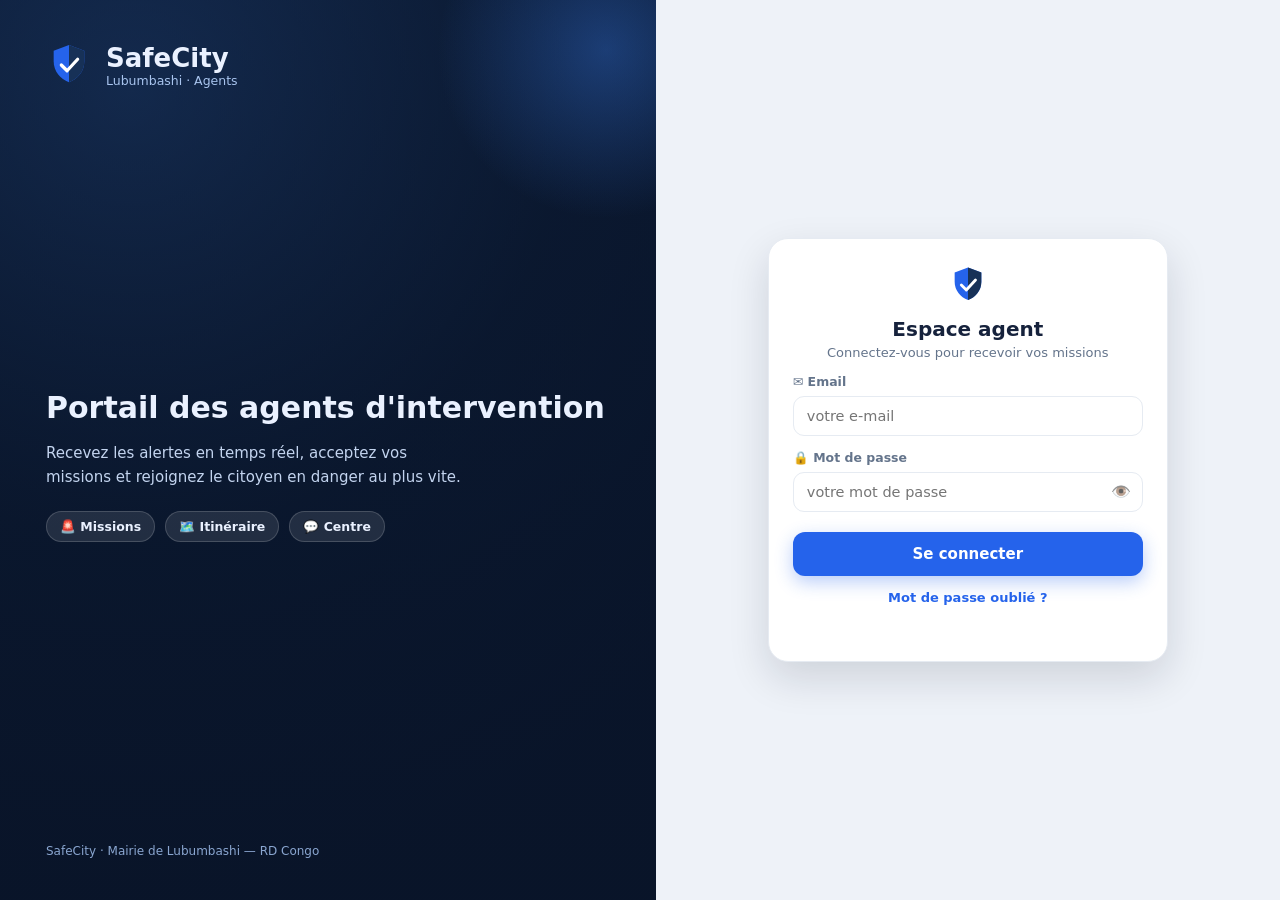
<file: portal/index.html>
<!DOCTYPE html>
<html lang="fr">
<head>
  <meta charset="UTF-8" />
  <meta name="viewport" content="width=device-width, initial-scale=1.0" />
  <meta name="theme-color" content="#12294d" />
  <title>SafeCity — Portail Agents</title>
  <link rel="stylesheet" href="vendor/leaflet/leaflet.css" />
  <link rel="stylesheet" href="css/style.css" />
</head>
<body>
  <!-- ======================= CONNEXION (deux colonnes) ======================= -->
  <section id="login" class="auth-shell">
    <div class="auth-hero">
      <div class="auth-hero-brand">
        <svg class="logo" viewBox="0 0 48 48" fill="none"><path d="M24 3l16 6v11c0 10.5-6.8 18.4-16 22-9.2-3.6-16-11.5-16-22V9l16-6z" fill="#2563eb"/><path d="M24 3l16 6v11c0 10.5-6.8 18.4-16 22V3z" fill="#173157"/><path d="M16 24l6 6 11-12" stroke="#fff" stroke-width="3.4" stroke-linecap="round" stroke-linejoin="round"/></svg>
        <div><h1>SafeCity</h1><div class="sub">Lubumbashi · Agents</div></div>
      </div>
      <div class="auth-hero-copy">
        <h2>Portail des agents d'intervention</h2>
        <p>Recevez les alertes en temps réel, acceptez vos missions et rejoignez
           le citoyen en danger au plus vite.</p>
        <div class="auth-hero-badges"><span>🚨 Missions</span><span>🗺️ Itinéraire</span><span>💬 Centre</span></div>
      </div>
      <div class="auth-hero-foot">SafeCity · Mairie de Lubumbashi — RD Congo</div>
    </div>

    <div class="auth-panel">
      <div class="auth-card">
        <div class="auth-card-head">
          <svg class="logo-sm" viewBox="0 0 48 48" fill="none"><path d="M24 3l16 6v11c0 10.5-6.8 18.4-16 22-9.2-3.6-16-11.5-16-22V9l16-6z" fill="#2563eb"/><path d="M24 3l16 6v11c0 10.5-6.8 18.4-16 22V3z" fill="#173157"/><path d="M16 24l6 6 11-12" stroke="#fff" stroke-width="3.4" stroke-linecap="round" stroke-linejoin="round"/></svg>
          <h3>Espace agent</h3>
          <p>Connectez-vous pour recevoir vos missions</p>
        </div>

        <div id="login-form">
          <label class="field-label" for="email">✉️ Email</label>
          <input id="email" type="email" autocomplete="username" placeholder="votre e-mail" />
          <label class="field-label" for="password">🔒 Mot de passe</label>
          <div class="pw-field">
            <input id="password" type="password" autocomplete="current-password" placeholder="votre mot de passe" />
            <button type="button" class="pw-eye" data-target="password" aria-label="Afficher le mot de passe">👁️</button>
          </div>
          <button id="btn-login" class="btn-primary auth-submit">
            <span class="btn-label">Se connecter</span><span class="spinner" hidden></span>
          </button>
          <p class="auth-switch"><a href="#" id="go-forgot">Mot de passe oublié ?</a></p>
        </div>

        <div id="forgot-form" hidden>
          <p class="otp-intro">🔑 Entrez l'e-mail de votre compte. Un mot de passe temporaire vous sera envoyé par e-mail.</p>
          <label class="field-label" for="forgot-email">✉️ Email</label>
          <input id="forgot-email" type="email" autocomplete="username" placeholder="vous@exemple.com" />
          <button id="btn-forgot" class="btn-primary auth-submit">
            <span class="btn-label">Envoyer</span><span class="spinner" hidden></span>
          </button>
          <p class="auth-switch"><a href="#" id="forgot-back">← Retour à la connexion</a></p>
        </div>

        <p id="login-error" class="login-error"></p>
      </div>
    </div>
  </section>

  <!-- ======================= APPLICATION AGENT ======================= -->
  <section id="app" class="app hidden">
    <aside class="sidebar">
      <div class="sidebar-brand">
        <svg class="logo" viewBox="0 0 48 48" fill="none"><path d="M24 3l16 6v11c0 10.5-6.8 18.4-16 22-9.2-3.6-16-11.5-16-22V9l16-6z" fill="#2563eb"/><path d="M24 3l16 6v11c0 10.5-6.8 18.4-16 22V3z" fill="#173157"/><path d="M16 24l6 6 11-12" stroke="#fff" stroke-width="3.4" stroke-linecap="round" stroke-linejoin="round"/></svg>
        <div><h1>SafeCity</h1><span class="role">Agent</span></div>
      </div>
      <nav class="side-nav">
        <button class="side-link active" data-go="missions-card">
          <svg class="ic" viewBox="0 0 24 24" fill="none" stroke-width="2"><path d="M9 11l3 3 8-8"/><path d="M20 12v7a2 2 0 01-2 2H6a2 2 0 01-2-2V5a2 2 0 012-2h9"/></svg>
          <span>Mes missions</span>
        </button>
        <button class="side-link" data-go="map-card">
          <svg class="ic" viewBox="0 0 24 24" fill="none" stroke-width="2"><path d="M9 4L3 6v14l6-2 6 2 6-2V4l-6 2-6-2z"/><path d="M9 4v14M15 6v14"/></svg>
          <span>Carte</span>
        </button>
        <button class="side-link" data-go="chat-card">
          <svg class="ic" viewBox="0 0 24 24" fill="none" stroke-width="2"><path d="M21 12a8 8 0 01-11.6 7.1L4 20l1.1-4.6A8 8 0 1121 12z"/></svg>
          <span>Messagerie</span>
        </button>
        <button class="side-link" id="btn-history">
          <svg class="ic" viewBox="0 0 24 24" fill="none" stroke-width="2"><path d="M3 12a9 9 0 109-9 9 9 0 00-6.4 2.6L3 8"/><path d="M3 3v5h5M12 7v5l3 2"/></svg>
          <span>Historique</span>
        </button>
      </nav>
      <div class="sidebar-foot">SafeCity v1.25 · Portail agents</div>
    </aside>

    <div class="dash-main">
      <header class="topbar">
        <div class="topbar-title">
          <h2>Mes missions</h2>
          <p>Alertes en direct et interventions</p>
        </div>
        <div class="topbar-right">
          <span id="conn-status" class="conn-status offline" title="Connexion">●</span>
          <select id="availability" class="avail-select" title="Ma disponibilité">
            <option value="available">🟢 Disponible</option>
            <option value="busy">🟠 En intervention</option>
            <option value="offline">⚫ Hors service</option>
          </select>
          <button id="btn-push" class="icon-btn" type="button" title="Activer les notifications de mission" aria-label="Activer les notifications" hidden>🔔</button>
          <button id="theme-toggle" class="icon-btn" type="button" title="Changer de thème" aria-label="Changer de thème">🌙</button>
          <span class="user-chip">
            <button type="button" id="agent-avatar-btn" class="avatar" title="Mon profil / changer ma photo" aria-label="Mon profil">
              <span id="agent-initials">?</span>
            </button>
            <span id="agent-name">—</span>
            <button id="btn-logout" type="button" title="Quitter" aria-label="Quitter">⏻</button>
          </span>
        </div>
      </header>

      <main class="content">
        <div class="grid grid-agent">
          <!-- Missions / alertes en direct -->
          <div class="card missions-card" id="missions-card">
            <div class="card-title">🚨 Alertes en direct <span id="alert-count" class="count">0</span></div>
            <div id="alerts-list" class="alerts-list"></div>
          </div>

          <div class="col">
            <!-- Carte -->
            <div class="card map-card" id="map-card">
              <div class="card-title">🗺️ Carte en temps réel <span class="lm-live-badge">● EN DIRECT</span></div>
              <div class="map-panel"><div id="map"></div></div>
            </div>

            <!-- Messagerie avec le centre -->
            <div class="card chat-card" id="chat-card">
              <div class="card-title chat-title">💬 Messagerie centre
                <button id="chat-info-btn" class="chat-info-btn" type="button" title="Participants : en ligne / qui a lu">ℹ️ Infos</button>
              </div>
              <div id="chat-info" class="chat-info" hidden></div>
              <div id="chat-messages" class="chat-messages"></div>
              <div class="chat-input">
                <label class="chat-attach" title="Joindre une image">📎
                  <input id="chat-file" type="file" accept="image/*" hidden /></label>
                <label class="chat-attach" title="Joindre une vidéo">🎥
                  <input id="chat-video" type="file" accept="video/*" hidden /></label>
                <button id="chat-mic" class="chat-mic" type="button" title="Enregistrer un message vocal">🎤</button>
                <input id="chat-text" type="text" placeholder="Message au centre…" />
                <button id="chat-send" class="chat-send" title="Envoyer">➤</button>
              </div>
              <div id="chat-rec" class="chat-rec" hidden>
                <span class="rec-dot"></span>
                <span id="chat-rec-time" class="rec-time">0:00</span>
                <span class="rec-hint">Enregistrement… appuyez sur 🎤 pour arrêter</span>
              </div>
              <div id="chat-voice-preview" class="chat-voice-preview" hidden>
                <audio id="chat-voice-audio" controls></audio>
                <button id="chat-voice-cancel" type="button" title="Supprimer">✕</button>
              </div>
            </div>
          </div>
        </div>
      </main>
    </div>

    <!-- Barre d'onglets mobile -->
    <nav class="mobile-nav">
      <button class="side-link active" data-go="missions-card">
        <svg class="ic" viewBox="0 0 24 24" fill="none" stroke-width="2"><path d="M9 11l3 3 8-8"/><path d="M20 12v7a2 2 0 01-2 2H6a2 2 0 01-2-2V5a2 2 0 012-2h9"/></svg>
        <span>Missions</span></button>
      <button class="side-link" data-go="map-card">
        <svg class="ic" viewBox="0 0 24 24" fill="none" stroke-width="2"><path d="M9 4L3 6v14l6-2 6 2 6-2V4l-6 2-6-2z"/><path d="M9 4v14M15 6v14"/></svg>
        <span>Carte</span></button>
      <button class="side-link" data-go="chat-card">
        <svg class="ic" viewBox="0 0 24 24" fill="none" stroke-width="2"><path d="M21 12a8 8 0 01-11.6 7.1L4 20l1.1-4.6A8 8 0 1121 12z"/></svg>
        <span>Messages</span></button>
      <button class="side-link" data-proxy="btn-history">
        <svg class="ic" viewBox="0 0 24 24" fill="none" stroke-width="2"><path d="M3 12a9 9 0 109-9 9 9 0 00-6.4 2.6L3 8"/><path d="M3 3v5h5M12 7v5l3 2"/></svg>
        <span>Historique</span></button>
    </nav>
  </section>

  <!-- Historique des interventions (fenêtre modale) -->
  <div id="history-modal" class="modal hidden">
    <div class="modal-box">
      <div class="modal-head">
        <h3>📜 Mes interventions</h3>
        <button id="history-close" class="icon-btn">✕</button>
      </div>
      <div id="history-summary" class="muted"></div>
      <div id="history-list" class="history-list"></div>
    </div>
  </div>

  <!-- Mon profil (photo) -->
  <div id="profile-modal" class="modal hidden">
    <div class="modal-box" style="max-width:360px;">
      <div class="modal-head">
        <h3>👤 Mon profil</h3>
        <button id="profile-close" class="icon-btn">✕</button>
      </div>
      <div class="profile-avatar-wrap">
        <button type="button" id="profile-avatar-btn" class="avatar-edit" title="Changer ma photo de profil">
          <span class="avatar-lg" id="profile-initials">?</span>
          <span class="avatar-edit-badge" aria-hidden="true">📷</span>
        </button>
        <input type="file" id="avatar-input" accept="image/*" hidden>
      </div>
      <div class="profile-name-row">
        <h3 id="profile-name">—</h3>
        <p id="profile-role">—</p>
      </div>
      <a href="#" id="avatar-remove-link" class="avatar-remove-link" hidden>Retirer la photo</a>
    </div>
  </div>

  <!-- Modèle de carte de mission -->
  <template id="alert-card-tpl">
    <div class="alert-card">
      <div class="alert-card-head">
        <span class="alert-type"></span>
        <span class="alert-badge"></span>
      </div>
      <div class="alert-meta"></div>
      <div class="alert-media"></div>
      <div class="alert-actions">
        <button class="btn-accept">✅ Accepter la mission</button>
        <button class="btn-locate">📍 Localiser</button>
        <a class="btn-gmaps" target="_blank" rel="noopener">🧭 Google Maps</a>
        <button class="btn-arrived" hidden>📍 Arrivé sur place</button>
        <button class="btn-complete" hidden>🏁 Terminer l'intervention</button>
      </div>
    </div>
  </template>

  <!-- Leaflet et Socket.IO servis LOCALEMENT (contourne le blocage des CDN). -->
  <script src="vendor/leaflet/leaflet.js"></script>
  <script src="vendor/socket.io.min.js"></script>
  <script src="js/config.js"></script>
  <script src="js/livemap.js"></script>
  <script src="js/app.js"></script>
  <script src="js/shell.js"></script>
</body>
</html>
</file>
<file: portal/vendor/leaflet/leaflet.css>
/* required styles */

.leaflet-pane,
.leaflet-tile,
.leaflet-marker-icon,
.leaflet-marker-shadow,
.leaflet-tile-container,
.leaflet-pane > svg,
.leaflet-pane > canvas,
.leaflet-zoom-box,
.leaflet-image-layer,
.leaflet-layer {
	position: absolute;
	left: 0;
	top: 0;
	}
.leaflet-container {
	overflow: hidden;
	}
.leaflet-tile,
.leaflet-marker-icon,
.leaflet-marker-shadow {
	-webkit-user-select: none;
	   -moz-user-select: none;
	        user-select: none;
	  -webkit-user-drag: none;
	}
/* Prevents IE11 from highlighting tiles in blue */
.leaflet-tile::selection {
	background: transparent;
}
/* Safari renders non-retina tile on retina better with this, but Chrome is worse */
.leaflet-safari .leaflet-tile {
	image-rendering: -webkit-optimize-contrast;
	}
/* hack that prevents hw layers "stretching" when loading new tiles */
.leaflet-safari .leaflet-tile-container {
	width: 1600px;
	height: 1600px;
	-webkit-transform-origin: 0 0;
	}
.leaflet-marker-icon,
.leaflet-marker-shadow {
	display: block;
	}
/* .leaflet-container svg: reset svg max-width decleration shipped in Joomla! (joomla.org) 3.x */
/* .leaflet-container img: map is broken in FF if you have max-width: 100% on tiles */
.leaflet-container .leaflet-overlay-pane svg {
	max-width: none !important;
	max-height: none !important;
	}
.leaflet-container .leaflet-marker-pane img,
.leaflet-container .leaflet-shadow-pane img,
.leaflet-container .leaflet-tile-pane img,
.leaflet-container img.leaflet-image-layer,
.leaflet-container .leaflet-tile {
	max-width: none !important;
	max-height: none !important;
	width: auto;
	padding: 0;
	}

.leaflet-container img.leaflet-tile {
	/* See: https://bugs.chromium.org/p/chromium/issues/detail?id=600120 */
	mix-blend-mode: plus-lighter;
}

.leaflet-container.leaflet-touch-zoom {
	-ms-touch-action: pan-x pan-y;
	touch-action: pan-x pan-y;
	}
.leaflet-container.leaflet-touch-drag {
	-ms-touch-action: pinch-zoom;
	/* Fallback for FF which doesn't support pinch-zoom */
	touch-action: none;
	touch-action: pinch-zoom;
}
.leaflet-container.leaflet-touch-drag.leaflet-touch-zoom {
	-ms-touch-action: none;
	touch-action: none;
}
.leaflet-container {
	-webkit-tap-highlight-color: transparent;
}
.leaflet-container a {
	-webkit-tap-highlight-color: rgba(51, 181, 229, 0.4);
}
.leaflet-tile {
	filter: inherit;
	visibility: hidden;
	}
.leaflet-tile-loaded {
	visibility: inherit;
	}
.leaflet-zoom-box {
	width: 0;
	height: 0;
	-moz-box-sizing: border-box;
	     box-sizing: border-box;
	z-index: 800;
	}
/* workaround for https://bugzilla.mozilla.org/show_bug.cgi?id=888319 */
.leaflet-overlay-pane svg {
	-moz-user-select: none;
	}

.leaflet-pane         { z-index: 400; }

.leaflet-tile-pane    { z-index: 200; }
.leaflet-overlay-pane { z-index: 400; }
.leaflet-shadow-pane  { z-index: 500; }
.leaflet-marker-pane  { z-index: 600; }
.leaflet-tooltip-pane   { z-index: 650; }
.leaflet-popup-pane   { z-index: 700; }

.leaflet-map-pane canvas { z-index: 100; }
.leaflet-map-pane svg    { z-index: 200; }

.leaflet-vml-shape {
	width: 1px;
	height: 1px;
	}
.lvml {
	behavior: url(#default#VML);
	display: inline-block;
	position: absolute;
	}


/* control positioning */

.leaflet-control {
	position: relative;
	z-index: 800;
	pointer-events: visiblePainted; /* IE 9-10 doesn't have auto */
	pointer-events: auto;
	}
.leaflet-top,
.leaflet-bottom {
	position: absolute;
	z-index: 1000;
	pointer-events: none;
	}
.leaflet-top {
	top: 0;
	}
.leaflet-right {
	right: 0;
	}
.leaflet-bottom {
	bottom: 0;
	}
.leaflet-left {
	left: 0;
	}
.leaflet-control {
	float: left;
	clear: both;
	}
.leaflet-right .leaflet-control {
	float: right;
	}
.leaflet-top .leaflet-control {
	margin-top: 10px;
	}
.leaflet-bottom .leaflet-control {
	margin-bottom: 10px;
	}
.leaflet-left .leaflet-control {
	margin-left: 10px;
	}
.leaflet-right .leaflet-control {
	margin-right: 10px;
	}


/* zoom and fade animations */

.leaflet-fade-anim .leaflet-popup {
	opacity: 0;
	-webkit-transition: opacity 0.2s linear;
	   -moz-transition: opacity 0.2s linear;
	        transition: opacity 0.2s linear;
	}
.leaflet-fade-anim .leaflet-map-pane .leaflet-popup {
	opacity: 1;
	}
.leaflet-zoom-animated {
	-webkit-transform-origin: 0 0;
	    -ms-transform-origin: 0 0;
	        transform-origin: 0 0;
	}
svg.leaflet-zoom-animated {
	will-change: transform;
}

.leaflet-zoom-anim .leaflet-zoom-animated {
	-webkit-transition: -webkit-transform 0.25s cubic-bezier(0,0,0.25,1);
	   -moz-transition:    -moz-transform 0.25s cubic-bezier(0,0,0.25,1);
	        transition:         transform 0.25s cubic-bezier(0,0,0.25,1);
	}
.leaflet-zoom-anim .leaflet-tile,
.leaflet-pan-anim .leaflet-tile {
	-webkit-transition: none;
	   -moz-transition: none;
	        transition: none;
	}

.leaflet-zoom-anim .leaflet-zoom-hide {
	visibility: hidden;
	}


/* cursors */

.leaflet-interactive {
	cursor: pointer;
	}
.leaflet-grab {
	cursor: -webkit-grab;
	cursor:    -moz-grab;
	cursor:         grab;
	}
.leaflet-crosshair,
.leaflet-crosshair .leaflet-interactive {
	cursor: crosshair;
	}
.leaflet-popup-pane,
.leaflet-control {
	cursor: auto;
	}
.leaflet-dragging .leaflet-grab,
.leaflet-dragging .leaflet-grab .leaflet-interactive,
.leaflet-dragging .leaflet-marker-draggable {
	cursor: move;
	cursor: -webkit-grabbing;
	cursor:    -moz-grabbing;
	cursor:         grabbing;
	}

/* marker & overlays interactivity */
.leaflet-marker-icon,
.leaflet-marker-shadow,
.leaflet-image-layer,
.leaflet-pane > svg path,
.leaflet-tile-container {
	pointer-events: none;
	}

.leaflet-marker-icon.leaflet-interactive,
.leaflet-image-layer.leaflet-interactive,
.leaflet-pane > svg path.leaflet-interactive,
svg.leaflet-image-layer.leaflet-interactive path {
	pointer-events: visiblePainted; /* IE 9-10 doesn't have auto */
	pointer-events: auto;
	}

/* visual tweaks */

.leaflet-container {
	background: #ddd;
	outline-offset: 1px;
	}
.leaflet-container a {
	color: #0078A8;
	}
.leaflet-zoom-box {
	border: 2px dotted #38f;
	background: rgba(255,255,255,0.5);
	}


/* general typography */
.leaflet-container {
	font-family: "Helvetica Neue", Arial, Helvetica, sans-serif;
	font-size: 12px;
	font-size: 0.75rem;
	line-height: 1.5;
	}


/* general toolbar styles */

.leaflet-bar {
	box-shadow: 0 1px 5px rgba(0,0,0,0.65);
	border-radius: 4px;
	}
.leaflet-bar a {
	background-color: #fff;
	border-bottom: 1px solid #ccc;
	width: 26px;
	height: 26px;
	line-height: 26px;
	display: block;
	text-align: center;
	text-decoration: none;
	color: black;
	}
.leaflet-bar a,
.leaflet-control-layers-toggle {
	background-position: 50% 50%;
	background-repeat: no-repeat;
	display: block;
	}
.leaflet-bar a:hover,
.leaflet-bar a:focus {
	background-color: #f4f4f4;
	}
.leaflet-bar a:first-child {
	border-top-left-radius: 4px;
	border-top-right-radius: 4px;
	}
.leaflet-bar a:last-child {
	border-bottom-left-radius: 4px;
	border-bottom-right-radius: 4px;
	border-bottom: none;
	}
.leaflet-bar a.leaflet-disabled {
	cursor: default;
	background-color: #f4f4f4;
	color: #bbb;
	}

.leaflet-touch .leaflet-bar a {
	width: 30px;
	height: 30px;
	line-height: 30px;
	}
.leaflet-touch .leaflet-bar a:first-child {
	border-top-left-radius: 2px;
	border-top-right-radius: 2px;
	}
.leaflet-touch .leaflet-bar a:last-child {
	border-bottom-left-radius: 2px;
	border-bottom-right-radius: 2px;
	}

/* zoom control */

.leaflet-control-zoom-in,
.leaflet-control-zoom-out {
	font: bold 18px 'Lucida Console', Monaco, monospace;
	text-indent: 1px;
	}

.leaflet-touch .leaflet-control-zoom-in, .leaflet-touch .leaflet-control-zoom-out  {
	font-size: 22px;
	}


/* layers control */

.leaflet-control-layers {
	box-shadow: 0 1px 5px rgba(0,0,0,0.4);
	background: #fff;
	border-radius: 5px;
	}
.leaflet-control-layers-toggle {
	background-image: url(images/layers.png);
	width: 36px;
	height: 36px;
	}
.leaflet-retina .leaflet-control-layers-toggle {
	background-image: url(images/layers-2x.png);
	background-size: 26px 26px;
	}
.leaflet-touch .leaflet-control-layers-toggle {
	width: 44px;
	height: 44px;
	}
.leaflet-control-layers .leaflet-control-layers-list,
.leaflet-control-layers-expanded .leaflet-control-layers-toggle {
	display: none;
	}
.leaflet-control-layers-expanded .leaflet-control-layers-list {
	display: block;
	position: relative;
	}
.leaflet-control-layers-expanded {
	padding: 6px 10px 6px 6px;
	color: #333;
	background: #fff;
	}
.leaflet-control-layers-scrollbar {
	overflow-y: scroll;
	overflow-x: hidden;
	padding-right: 5px;
	}
.leaflet-control-layers-selector {
	margin-top: 2px;
	position: relative;
	top: 1px;
	}
.leaflet-control-layers label {
	display: block;
	font-size: 13px;
	font-size: 1.08333em;
	}
.leaflet-control-layers-separator {
	height: 0;
	border-top: 1px solid #ddd;
	margin: 5px -10px 5px -6px;
	}

/* Default icon URLs */
.leaflet-default-icon-path { /* used only in path-guessing heuristic, see L.Icon.Default */
	background-image: url(images/marker-icon.png);
	}


/* attribution and scale controls */

.leaflet-container .leaflet-control-attribution {
	background: #fff;
	background: rgba(255, 255, 255, 0.8);
	margin: 0;
	}
.leaflet-control-attribution,
.leaflet-control-scale-line {
	padding: 0 5px;
	color: #333;
	line-height: 1.4;
	}
.leaflet-control-attribution a {
	text-decoration: none;
	}
.leaflet-control-attribution a:hover,
.leaflet-control-attribution a:focus {
	text-decoration: underline;
	}
.leaflet-attribution-flag {
	display: inline !important;
	vertical-align: baseline !important;
	width: 1em;
	height: 0.6669em;
	}
.leaflet-left .leaflet-control-scale {
	margin-left: 5px;
	}
.leaflet-bottom .leaflet-control-scale {
	margin-bottom: 5px;
	}
.leaflet-control-scale-line {
	border: 2px solid #777;
	border-top: none;
	line-height: 1.1;
	padding: 2px 5px 1px;
	white-space: nowrap;
	-moz-box-sizing: border-box;
	     box-sizing: border-box;
	background: rgba(255, 255, 255, 0.8);
	text-shadow: 1px 1px #fff;
	}
.leaflet-control-scale-line:not(:first-child) {
	border-top: 2px solid #777;
	border-bottom: none;
	margin-top: -2px;
	}
.leaflet-control-scale-line:not(:first-child):not(:last-child) {
	border-bottom: 2px solid #777;
	}

.leaflet-touch .leaflet-control-attribution,
.leaflet-touch .leaflet-control-layers,
.leaflet-touch .leaflet-bar {
	box-shadow: none;
	}
.leaflet-touch .leaflet-control-layers,
.leaflet-touch .leaflet-bar {
	border: 2px solid rgba(0,0,0,0.2);
	background-clip: padding-box;
	}


/* popup */

.leaflet-popup {
	position: absolute;
	text-align: center;
	margin-bottom: 20px;
	}
.leaflet-popup-content-wrapper {
	padding: 1px;
	text-align: left;
	border-radius: 12px;
	}
.leaflet-popup-content {
	margin: 13px 24px 13px 20px;
	line-height: 1.3;
	font-size: 13px;
	font-size: 1.08333em;
	min-height: 1px;
	}
.leaflet-popup-content p {
	margin: 17px 0;
	margin: 1.3em 0;
	}
.leaflet-popup-tip-container {
	width: 40px;
	height: 20px;
	position: absolute;
	left: 50%;
	margin-top: -1px;
	margin-left: -20px;
	overflow: hidden;
	pointer-events: none;
	}
.leaflet-popup-tip {
	width: 17px;
	height: 17px;
	padding: 1px;

	margin: -10px auto 0;
	pointer-events: auto;

	-webkit-transform: rotate(45deg);
	   -moz-transform: rotate(45deg);
	    -ms-transform: rotate(45deg);
	        transform: rotate(45deg);
	}
.leaflet-popup-content-wrapper,
.leaflet-popup-tip {
	background: white;
	color: #333;
	box-shadow: 0 3px 14px rgba(0,0,0,0.4);
	}
.leaflet-container a.leaflet-popup-close-button {
	position: absolute;
	top: 0;
	right: 0;
	border: none;
	text-align: center;
	width: 24px;
	height: 24px;
	font: 16px/24px Tahoma, Verdana, sans-serif;
	color: #757575;
	text-decoration: none;
	background: transparent;
	}
.leaflet-container a.leaflet-popup-close-button:hover,
.leaflet-container a.leaflet-popup-close-button:focus {
	color: #585858;
	}
.leaflet-popup-scrolled {
	overflow: auto;
	}

.leaflet-oldie .leaflet-popup-content-wrapper {
	-ms-zoom: 1;
	}
.leaflet-oldie .leaflet-popup-tip {
	width: 24px;
	margin: 0 auto;

	-ms-filter: "progid:DXImageTransform.Microsoft.Matrix(M11=0.70710678, M12=0.70710678, M21=-0.70710678, M22=0.70710678)";
	filter: progid:DXImageTransform.Microsoft.Matrix(M11=0.70710678, M12=0.70710678, M21=-0.70710678, M22=0.70710678);
	}

.leaflet-oldie .leaflet-control-zoom,
.leaflet-oldie .leaflet-control-layers,
.leaflet-oldie .leaflet-popup-content-wrapper,
.leaflet-oldie .leaflet-popup-tip {
	border: 1px solid #999;
	}


/* div icon */

.leaflet-div-icon {
	background: #fff;
	border: 1px solid #666;
	}


/* Tooltip */
/* Base styles for the element that has a tooltip */
.leaflet-tooltip {
	position: absolute;
	padding: 6px;
	background-color: #fff;
	border: 1px solid #fff;
	border-radius: 3px;
	color: #222;
	white-space: nowrap;
	-webkit-user-select: none;
	-moz-user-select: none;
	-ms-user-select: none;
	user-select: none;
	pointer-events: none;
	box-shadow: 0 1px 3px rgba(0,0,0,0.4);
	}
.leaflet-tooltip.leaflet-interactive {
	cursor: pointer;
	pointer-events: auto;
	}
.leaflet-tooltip-top:before,
.leaflet-tooltip-bottom:before,
.leaflet-tooltip-left:before,
.leaflet-tooltip-right:before {
	position: absolute;
	pointer-events: none;
	border: 6px solid transparent;
	background: transparent;
	content: "";
	}

/* Directions */

.leaflet-tooltip-bottom {
	margin-top: 6px;
}
.leaflet-tooltip-top {
	margin-top: -6px;
}
.leaflet-tooltip-bottom:before,
.leaflet-tooltip-top:before {
	left: 50%;
	margin-left: -6px;
	}
.leaflet-tooltip-top:before {
	bottom: 0;
	margin-bottom: -12px;
	border-top-color: #fff;
	}
.leaflet-tooltip-bottom:before {
	top: 0;
	margin-top: -12px;
	margin-left: -6px;
	border-bottom-color: #fff;
	}
.leaflet-tooltip-left {
	margin-left: -6px;
}
.leaflet-tooltip-right {
	margin-left: 6px;
}
.leaflet-tooltip-left:before,
.leaflet-tooltip-right:before {
	top: 50%;
	margin-top: -6px;
	}
.leaflet-tooltip-left:before {
	right: 0;
	margin-right: -12px;
	border-left-color: #fff;
	}
.leaflet-tooltip-right:before {
	left: 0;
	margin-left: -12px;
	border-right-color: #fff;
	}

/* Printing */

@media print {
	/* Prevent printers from removing background-images of controls. */
	.leaflet-control {
		-webkit-print-color-adjust: exact;
		print-color-adjust: exact;
		}
	}
</file>
<file: portal/css/style.css>
/* =====================================================================
   SafeCity — portail agents — même système visuel que le site citoyen.
   Thème CLAIR par défaut, thème SOMBRE via [data-theme="dark"].
   ===================================================================== */
:root {
  --brand: #12294d; --brand-2: #1b3a6b;
  --blue: #2563eb; --blue-d: #1d4ed8; --blue-soft: #eef4ff;
  --red: #ef4444; --red-d: #dc2626; --red-soft: #fef2f2;
  --green: #16a34a; --green-soft: #ecfdf5;
  --amber: #f59e0b; --amber-soft: #fff7ed;
  --bg: #eef2f8; --card: #ffffff; --sidebar: #ffffff; --sunken: #f5f7fb;
  --ink: #16223c; --muted: #64748b; --line: #e6ebf2;
  --radius: 16px;
  --shadow: 0 1px 2px rgba(16,24,40,.06), 0 1px 3px rgba(16,24,40,.09);
  --shadow-lg: 0 16px 40px rgba(16,24,40,.14);
  /* compat anciennes variables utilisées par app.js */
  --accent: var(--blue); --panel: var(--card);
}
:root[data-theme="dark"] {
  --blue-soft: rgba(37,99,235,.16); --red-soft: rgba(239,68,68,.14);
  --green-soft: rgba(22,163,74,.16); --amber-soft: rgba(245,158,11,.14);
  --bg: #0b1220; --card: #131f36; --sidebar: #0f1a30; --sunken: #0e182c;
  --ink: #e6ecf5; --muted: #93a1bd; --line: rgba(120,140,180,.18);
  --shadow: 0 1px 2px rgba(0,0,0,.4); --shadow-lg: 0 20px 50px rgba(0,0,0,.55);
}

* { box-sizing: border-box; }
.hidden { display: none !important; }
[hidden] { display: none !important; }
body { margin: 0; min-height: 100vh; font-family: "Inter", system-ui, "Segoe UI", Roboto, sans-serif;
  background: var(--bg); color: var(--ink); }
a { color: var(--blue); }

.field-label { display: block; font-weight: 700; margin: 14px 0 7px; font-size: 12.5px; color: var(--muted); }
input, select { width: 100%; border: 1.5px solid var(--line); border-radius: 11px; padding: 11px 13px;
  font-family: inherit; font-size: 14.5px; background: var(--card); color: var(--ink); }
input:focus, select:focus { outline: none; border-color: var(--blue); box-shadow: 0 0 0 3px var(--blue-soft); }

/* Boutons */
.btn-primary { padding: 13px 18px; border: none; border-radius: 12px; background: var(--blue); color: #fff;
  font-weight: 700; font-size: 15px; cursor: pointer; box-shadow: 0 6px 18px rgba(37,99,235,.32); font-family: inherit; }
.btn-primary:hover { filter: brightness(1.06); }
.btn-primary:disabled { opacity: .55; cursor: not-allowed; }
.icon-btn { width: 38px; height: 38px; border-radius: 11px; border: 1px solid var(--line); background: var(--card);
  color: var(--ink); cursor: pointer; font-size: 15px; display: grid; place-items: center; }
.icon-btn:hover { background: var(--bg); }
.spinner { display: inline-block; width: 15px; height: 15px; margin-left: 8px; vertical-align: -2px;
  border: 2px solid rgba(255,255,255,.45); border-top-color: #fff; border-radius: 50%; animation: spin .7s linear infinite; }
@keyframes spin { to { transform: rotate(360deg); } }
.pw-field { position: relative; }
.pw-field input { padding-right: 44px; }
.pw-eye { position: absolute; right: 6px; top: 50%; transform: translateY(-50%); background: transparent; border: none;
  cursor: pointer; font-size: 16px; padding: 6px; opacity: .7; line-height: 1; }

/* ================= CONNEXION ================= */
.auth-shell { min-height: 100vh; display: grid; grid-template-columns: 1.05fr 1fr; background: var(--brand); }
.auth-hero { position: relative; display: flex; flex-direction: column; justify-content: space-between;
  padding: 42px 46px; color: #eaf1ff; overflow: hidden;
  background: linear-gradient(180deg, rgba(9,20,40,.55), rgba(9,20,40,.88)),
              radial-gradient(120% 90% at 20% 10%, #21467e 0%, #0d1f3c 55%, #0a1730 100%); }
.auth-hero::after { content: ""; position: absolute; right: -120px; top: -120px; width: 340px; height: 340px;
  border-radius: 50%; background: radial-gradient(circle, rgba(59,130,246,.35), transparent 70%); }
.auth-hero-brand { display: flex; align-items: center; gap: 14px; position: relative; z-index: 1; }
.auth-hero-brand .logo { width: 46px; height: 46px; }
.auth-hero-brand h1 { margin: 0; font-size: 26px; font-weight: 800; }
.auth-hero-brand .sub { font-size: 12.5px; color: #a8c4ee; }
.auth-hero-copy { position: relative; z-index: 1; }
.auth-hero-copy h2 { font-size: 30px; line-height: 1.2; margin: 0 0 14px; font-weight: 800; }
.auth-hero-copy p { font-size: 15px; line-height: 1.6; color: #c3d4ef; max-width: 420px; }
.auth-hero-badges { display: flex; gap: 10px; flex-wrap: wrap; margin-top: 22px; }
.auth-hero-badges span { font-size: 12.5px; font-weight: 600; padding: 7px 13px; border-radius: 999px;
  background: rgba(255,255,255,.10); border: 1px solid rgba(255,255,255,.16); }
.auth-hero-foot { position: relative; z-index: 1; font-size: 12px; color: #8aa6d0; }
.auth-panel { display: flex; align-items: center; justify-content: center; padding: 40px 28px; background: var(--bg); }
.auth-card { width: 100%; max-width: 400px; background: var(--card); border: 1px solid var(--line);
  border-radius: 20px; padding: 26px 24px; box-shadow: var(--shadow-lg); }
.auth-card-head { text-align: center; margin-bottom: 14px; }
.auth-card-head .logo-sm { width: 40px; height: 40px; margin-bottom: 8px; }
.auth-card-head h3 { margin: 0; font-size: 20px; font-weight: 800; }
.auth-card-head p { margin: 4px 0 0; font-size: 13px; color: var(--muted); }
.auth-submit { width: 100%; margin-top: 20px; }
.auth-switch { text-align: center; font-size: 13px; margin: 14px 0 0; }
.auth-switch a { color: var(--blue); font-weight: 700; text-decoration: none; }
.otp-intro { color: var(--ink); font-size: 13px; line-height: 1.55; margin: 0 0 8px; }
.login-error { color: var(--red-d); font-size: 13px; min-height: 18px; margin: 12px 0 0; text-align: center; font-weight: 600; }

/* ================= APPLICATION ================= */
.app { display: grid; grid-template-columns: 244px 1fr; min-height: 100vh; }
.sidebar { background: var(--sidebar); border-right: 1px solid var(--line); display: flex; flex-direction: column;
  padding: 18px 14px; position: sticky; top: 0; height: 100vh; }
.sidebar-brand { display: flex; align-items: center; gap: 11px; padding: 6px 8px 20px; }
.sidebar-brand .logo { width: 38px; height: 38px; }
.sidebar-brand h1 { margin: 0; font-size: 18px; font-weight: 800; }
.sidebar-brand .role { font-size: 11px; font-weight: 700; color: var(--green); background: var(--green-soft);
  padding: 2px 8px; border-radius: 999px; margin-top: 3px; display: inline-block; }
.side-nav { display: flex; flex-direction: column; gap: 3px; }
.side-link { display: flex; align-items: center; gap: 12px; width: 100%; padding: 11px 13px; border: none;
  background: transparent; cursor: pointer; border-radius: 11px; color: var(--muted); font-size: 14px;
  font-weight: 600; text-align: left; font-family: inherit; transition: background .15s, color .15s; }
.side-link .ic { width: 20px; height: 20px; flex-shrink: 0; stroke: currentColor; stroke-linecap: round; stroke-linejoin: round; }
.side-link:hover { background: var(--bg); color: var(--ink); }
.side-link.active { background: var(--blue); color: #fff; box-shadow: 0 4px 12px rgba(37,99,235,.30); }
.sidebar-foot { margin-top: auto; font-size: 11px; color: var(--muted); padding: 14px 10px 4px; }

.dash-main { display: flex; flex-direction: column; min-width: 0; }
.topbar { display: flex; align-items: center; justify-content: space-between; gap: 16px; padding: 14px 26px;
  background: var(--card); border-bottom: 1px solid var(--line); position: sticky; top: 0; z-index: 500; }
.topbar-title h2 { margin: 0; font-size: 19px; font-weight: 800; }
.topbar-title p { margin: 1px 0 0; font-size: 12.5px; color: var(--muted); }
.topbar-right { display: flex; align-items: center; gap: 10px; }
.conn-status { font-size: 12px; }
.conn-status.online { color: var(--green); } .conn-status.offline { color: var(--red); }
.avail-select { width: auto; padding: 8px 10px; font-weight: 600; font-size: 13.5px; }
.user-chip { display: inline-flex; align-items: center; gap: 10px; background: var(--bg); border: 1px solid var(--line);
  padding: 5px 6px 5px 6px; border-radius: 999px; }
.user-chip .avatar { width: 30px; height: 30px; border-radius: 50%; background: linear-gradient(135deg, var(--green), #0f766e);
  color: #fff; display: grid; place-items: center; font-weight: 800; font-size: 12.5px; position: relative; overflow: hidden; }
.user-chip .avatar img { position: absolute; inset: 0; width: 100%; height: 100%; object-fit: cover; }
#agent-avatar-btn.avatar { border: none; padding: 0; flex: none; cursor: pointer; }
.user-chip #agent-name { font-weight: 700; font-size: 13px; white-space: nowrap; max-width: 180px; overflow: hidden; text-overflow: ellipsis; }
.user-chip button:not(.avatar) { background: transparent; border: none; border-left: 1px solid var(--line); color: var(--muted);
  cursor: pointer; padding: 4px 8px; font-size: 15px; }
.user-chip button:not(.avatar):hover { color: var(--red); }

/* Profil agent (photo) : même zone cliquable que l'app citoyenne. */
.profile-avatar-wrap { display: flex; justify-content: center; margin: 4px 0 14px; }
.avatar-edit { position: relative; width: 84px; height: 84px; padding: 0; border: none; background: none; cursor: pointer; border-radius: 50%; }
.avatar-edit:focus-visible { outline: 2px solid var(--blue); outline-offset: 2px; }
.avatar-edit .avatar-lg { width: 84px; height: 84px; border-radius: 50%; background: linear-gradient(135deg, var(--green), #0f766e);
  color: #fff; display: grid; place-items: center; font-weight: 800; font-size: 30px; position: relative; overflow: hidden; }
.avatar-edit .avatar-lg img { position: absolute; inset: 0; width: 100%; height: 100%; object-fit: cover; }
.avatar-edit-badge { position: absolute; right: -2px; bottom: -2px; width: 26px; height: 26px; border-radius: 50%; background: var(--blue); color: #fff; display: grid; place-items: center; font-size: 13px; border: 2px solid var(--card); }
.avatar-edit-busy { opacity: .55; pointer-events: none; }
.profile-name-row { text-align: center; margin-bottom: 4px; }
.profile-name-row h3 { margin: 0 0 2px; font-size: 17px; }
.profile-name-row p { margin: 0; color: var(--muted); font-size: 13px; }
.avatar-remove-link { display: block; text-align: center; font-size: 12.5px; color: var(--muted); text-decoration: underline; cursor: pointer; margin-top: 8px; }
.avatar-remove-link:hover { color: var(--red); }

.content { padding: 22px 26px 60px; }
.grid-agent { display: grid; grid-template-columns: minmax(340px, 420px) 1fr; gap: 18px; align-items: start; }
.col { display: flex; flex-direction: column; gap: 18px; min-width: 0; }
.card { background: var(--card); border: 1px solid var(--line); border-radius: var(--radius); padding: 18px; box-shadow: var(--shadow);
  scroll-margin-top: 84px; }
.card.flash { animation: flash .9s ease; }
@keyframes flash { 0% { box-shadow: 0 0 0 3px rgba(37,99,235,.45); } 100% { box-shadow: var(--shadow); } }
.card-title { display: flex; align-items: center; gap: 8px; margin: 0 0 14px; font-size: 15px; font-weight: 800; }
.count { background: var(--red); color: #fff; border-radius: 999px; padding: 1px 9px; font-size: 12px; }
.muted { color: var(--muted); font-size: 13px; }

/* ---- Missions ---- */
.missions-card { position: sticky; top: 86px; max-height: calc(100vh - 110px); display: flex; flex-direction: column; }
.alerts-list { display: flex; flex-direction: column; gap: 12px; overflow-y: auto; padding-right: 2px; }
.empty { color: var(--muted); text-align: center; padding: 30px 0; font-size: 13.5px; }
.alert-card { background: var(--card); border: 1px solid var(--line); border-left: 4px solid var(--blue);
  border-radius: 14px; padding: 14px; animation: slidein .3s ease; }
@keyframes slidein { from { opacity: 0; transform: translateX(-8px); } to { opacity: 1; transform: none; } }
.alert-card.accepted { border-left-color: var(--green); background: linear-gradient(0deg, var(--green-soft), var(--green-soft)), var(--card); }
.alert-card-head { display: flex; justify-content: space-between; align-items: center; gap: 8px; }
.alert-type { font-weight: 800; font-size: 15px; }
.alert-badge { border-radius: 999px; padding: 3px 10px; font-size: 11.5px; font-weight: 800; }
.alert-meta { color: var(--ink); font-size: 13px; margin: 10px 0; line-height: 1.75; }
.alert-coords { color: var(--blue); font-weight: 700; cursor: pointer; text-decoration: underline dotted; }
.alert-approx { color: var(--amber); font-weight: 700; }
.alert-media { display: flex; flex-direction: column; gap: 8px; margin: 4px 0 10px; }
.alert-media:empty { display: none; }
.alert-photo { max-width: 100%; max-height: 200px; border-radius: 10px; border: 1px solid var(--line); cursor: pointer; object-fit: cover; }
.alert-media audio { width: 100%; }
.alert-media .alert-video { width: 100%; max-height: 260px; border-radius: 10px; border: 1px solid var(--line); background: #000; }
.alert-actions { display: flex; flex-wrap: wrap; gap: 8px; }
.alert-actions > * { flex: 1 1 auto; border: none; border-radius: 10px; padding: 10px 12px; font-weight: 700; cursor: pointer;
  font-size: 13px; font-family: inherit; text-align: center; text-decoration: none; }
.btn-accept { background: var(--blue); color: #fff; flex-basis: 100% !important; }
.btn-accept:disabled { background: var(--green); opacity: 1; cursor: default; }
.btn-locate { background: var(--sunken); color: var(--ink); border: 1px solid var(--line) !important; }
.btn-gmaps { background: var(--card); color: var(--blue); border: 1px solid var(--line) !important; }
.btn-arrived { background: #8b5cf6; color: #fff; flex-basis: 100% !important; }
.btn-complete { background: var(--red); color: #fff; flex-basis: 100% !important; }

/* ---- Carte ---- */
.map-panel { position: relative; isolation: isolate; z-index: 0; border-radius: 12px; overflow: hidden; border: 1px solid var(--line); }
#map { width: 100%; height: 440px; background: #e9edf2; }
.leaflet-container { background: #e9edf2; font-family: inherit; }

/* ---- Messagerie ---- */
.chat-title { justify-content: space-between; }
.chat-info-btn { font-size: 12px; background: var(--card); border: 1px solid var(--line); color: var(--muted);
  border-radius: 8px; padding: 4px 9px; cursor: pointer; font-weight: 600; }
.chat-info-btn.active { border-color: var(--blue); color: var(--blue); }
.chat-info { background: var(--sunken); border: 1px solid var(--line); border-radius: 10px; padding: 8px 10px;
  margin-bottom: 10px; max-height: 180px; overflow-y: auto; }
.chat-info-legend { font-size: 11px; color: var(--muted); margin-bottom: 6px; }
.chat-info-row { display: flex; justify-content: space-between; gap: 8px; font-size: 12.5px; padding: 4px 0; border-top: 1px solid var(--line); }
.chat-info-row em { color: var(--muted); font-style: normal; }
.chat-info-row .seen { color: #0ea5e9; } .chat-info-row .unseen { color: var(--muted); }
.chat-messages { display: flex; flex-direction: column; gap: 7px; height: 300px; overflow-y: auto; margin-bottom: 12px;
  padding: 10px; background: var(--sunken); border-radius: 12px; border: 1px solid var(--line); }
.chat-msg { padding: 8px 12px; border-radius: 12px; font-size: 13px; max-width: 85%; line-height: 1.45; }
.chat-msg .who { font-size: 10.5px; color: var(--muted); display: block; margin-bottom: 2px; font-weight: 600; }
.chat-msg.mine { align-self: flex-end; background: var(--blue); color: #fff; border-bottom-right-radius: 4px; }
.chat-msg.mine .who, .chat-msg.mine .chat-tick { color: rgba(255,255,255,.75); }
.chat-msg.other { align-self: flex-start; background: var(--card); border: 1px solid var(--line); border-bottom-left-radius: 4px; }
.chat-msg.unread { box-shadow: 0 0 0 2px var(--blue); }
.chat-divider-new { align-self: center; margin: 8px 0 4px; font-size: 10.5px; font-weight: 800; letter-spacing: .04em;
  color: var(--blue); background: var(--blue-soft); padding: 3px 10px; border-radius: 999px; }
.chat-date { align-self: center; margin: 6px 0; padding: 3px 12px; border-radius: 999px; background: var(--line);
  color: var(--muted); font-size: 11px; font-weight: 600; }
.chat-msg img { max-width: 180px; border-radius: 8px; margin-top: 6px; display: block; cursor: pointer; }
.chat-msg video.chat-video-msg { max-width: 240px; border-radius: 8px; margin-top: 6px; display: block; }
.chat-tick { display: block; text-align: right; font-size: 11px; color: var(--muted); margin-top: 2px; line-height: 1; }
.chat-tick.read { color: #7dd3fc; }
.chat-input { display: flex; gap: 8px; align-items: center; }
.chat-input input[type=text] { flex: 1; padding: 10px 12px; }
.chat-attach, .chat-mic { cursor: pointer; font-size: 17px; padding: 8px 10px; border: 1px solid var(--line);
  border-radius: 10px; background: var(--card); line-height: 1; }
.chat-attach.armed { border-color: var(--green); background: var(--green-soft); }
.chat-send { border: none; border-radius: 10px; background: var(--blue); color: #fff; font-size: 16px; font-weight: 800;
  padding: 10px 16px; cursor: pointer; }
.chat-mic.recording { border-color: var(--red); background: var(--red-soft); animation: recpulse 1s ease-in-out infinite; }
@keyframes recpulse { 0%,100% { box-shadow: 0 0 0 0 rgba(239,68,68,.5); } 50% { box-shadow: 0 0 0 6px rgba(239,68,68,0); } }
.chat-rec { display: flex; align-items: center; gap: 8px; margin-top: 8px; font-size: 12px; color: var(--muted); }
.chat-rec .rec-dot { width: 10px; height: 10px; border-radius: 50%; background: var(--red); animation: recpulse 1s infinite; }
.chat-rec .rec-time { font-weight: 700; color: var(--red); font-variant-numeric: tabular-nums; }
.chat-voice-preview { display: flex; align-items: center; gap: 8px; margin-top: 8px; }
.chat-voice-preview audio { flex: 1; height: 34px; }
.chat-voice-preview button { border: 1px solid var(--line); border-radius: 8px; background: var(--card); color: var(--muted); cursor: pointer; padding: 4px 10px; }
.chat-msg audio.chat-voice { display: block; margin-top: 4px; max-width: 220px; height: 36px; }
.chat-msg .chat-voice-cap { display: block; margin-top: 4px; font-size: 12px; opacity: .8; }

/* Toast */
.portal-toast { position: fixed; top: 80px; right: 18px; z-index: 900; background: var(--card); color: var(--ink);
  border: 1px solid var(--red); border-left-width: 5px; border-radius: 12px; padding: 12px 16px; font-weight: 700;
  max-width: 340px; box-shadow: var(--shadow-lg); animation: toastin .3s ease; }
@keyframes toastin { from { opacity: 0; transform: translateX(20px); } to { opacity: 1; transform: none; } }

/* Modale historique */
.modal { position: fixed; inset: 0; z-index: 1000; display: flex; align-items: center; justify-content: center;
  background: rgba(9,17,33,.55); backdrop-filter: blur(4px); padding: 16px; }
.modal-box { width: 100%; max-width: 580px; max-height: 82vh; border-radius: var(--radius); padding: 20px;
  display: flex; flex-direction: column; background: var(--card); box-shadow: var(--shadow-lg); }
.modal-head { display: flex; align-items: center; justify-content: space-between; margin-bottom: 8px; }
.modal-head h3 { margin: 0; font-size: 18px; }
.history-list { overflow-y: auto; margin-top: 12px; display: flex; flex-direction: column; gap: 8px; }
.history-item { background: var(--sunken); border: 1px solid var(--line); border-left-width: 4px; border-radius: 10px;
  padding: 10px 12px; font-size: 13px; }
.history-item b { font-size: 14px; }

.mobile-nav { display: none; }

/* ================= RESPONSIVE ================= */
@media (max-width: 1080px) {
  .grid-agent { grid-template-columns: 1fr; }
  .missions-card { position: static; max-height: none; }
  .alerts-list { max-height: 60vh; }
}
@media (max-width: 820px) {
  .auth-shell { grid-template-columns: 1fr; }
  .auth-hero { display: none; }
  .auth-panel { min-height: 100vh; }
  .app { grid-template-columns: 1fr; }
  .sidebar { display: none; }
  .topbar { padding: 10px 14px; flex-wrap: wrap; }
  .topbar-title p { display: none; }
  .topbar-title h2 { font-size: 17px; }
  .user-chip #agent-name { display: none; }
  .user-chip button { border-left: none; }
  .content { padding: 14px 12px 90px; }
  #map { height: 340px; }
  .mobile-nav { display: flex; position: fixed; left: 0; right: 0; bottom: 0; z-index: 800; background: var(--card);
    border-top: 1px solid var(--line); padding: 6px 4px calc(6px + env(safe-area-inset-bottom, 0px)); }
  .mobile-nav .side-link { flex-direction: column; gap: 3px; padding: 6px 2px; font-size: 10.5px; justify-content: center; text-align: center; }
  .mobile-nav .side-link .ic { width: 22px; height: 22px; }
  .mobile-nav .side-link.active { background: transparent; color: var(--blue); box-shadow: none; }
}

/* ---- Fiche d'alerte (format du centre) ---- */
.fiche { display: grid; grid-template-columns: auto 1fr; column-gap: 12px; row-gap: 3px;
  background: var(--sunken); border: 1px solid var(--line); border-radius: 10px;
  padding: 10px 12px; margin: 4px 0 8px; line-height: 1.45; }
.fiche-row { display: contents; }
.fiche-row > span { color: var(--muted); font-weight: 600; font-size: 12.5px; white-space: nowrap; }
.fiche-row > span::after { content: " :"; }
.fiche-row > b { font-weight: 700; font-size: 13px; overflow-wrap: anywhere; }
.fiche-row a { color: var(--blue); text-decoration: none; }
.fiche-sep { grid-column: 1 / -1; height: 1px; background: var(--line); margin: 5px 0; }
.fiche-status { font-weight: 800; letter-spacing: .02em; }

/* ================= CARTE EN TEMPS RÉEL (livemap.js) ================= */
#map { height: 520px; }
.lm-live-badge { margin-left: auto; font-size: 11px; font-weight: 800; color: var(--green); letter-spacing: .03em; }
.lm-ctl { background: #fff; color: #16223c; border-radius: 12px; box-shadow: 0 4px 16px rgba(16,24,40,.18);
  border: 1px solid #e3e9f2; width: 250px; font-size: 12px; overflow: hidden; }
.lm-toggle { width: 100%; display: flex; align-items: center; gap: 8px; border: none; background: #fff; cursor: pointer;
  padding: 9px 12px; font: inherit; font-weight: 800; font-size: 12.5px; color: #16223c; }
.lm-live { width: 8px; height: 8px; border-radius: 50%; background: #16a34a; margin-left: auto; animation: lmblink 1.4s infinite; }
@keyframes lmblink { 50% { opacity: .25; } }
.lm-ctl.collapsed { width: auto; }
.lm-ctl.collapsed .lm-body { display: none; }
.lm-body { padding: 0 12px 10px; }
.lm-counters { display: grid; grid-template-columns: repeat(4, 1fr); gap: 5px; }
.lm-counters div { background: #f5f7fb; border: 1px solid #e3e9f2; border-radius: 8px; text-align: center; padding: 5px 2px; }
.lm-counters b { display: block; font-size: 16px; }
.lm-counters span { display: block; font-size: 9px; font-weight: 700; color: #64748b; line-height: 1.15; }
.lm-layers { display: grid; gap: 2px; margin: 8px 0; }
.lm-layers label { display: flex; align-items: center; gap: 6px; cursor: pointer; }
.lm-layers input { width: auto; accent-color: #2563eb; }
.lm-fit { width: 100%; border: 1px solid #e3e9f2; background: #fff; border-radius: 8px; padding: 6px; cursor: pointer;
  font: inherit; font-weight: 700; color: #16223c; }
.lm-alert { position: relative; width: 22px; height: 22px; }
.lm-alert .core { position: absolute; inset: 3px; border-radius: 50%; border: 3px solid #fff; box-shadow: 0 1px 4px rgba(0,0,0,.45); }
.lm-alert.mine .core { box-shadow: 0 0 0 3px #2563eb, 0 1px 4px rgba(0,0,0,.45); }
.lm-alert .ring { position: absolute; inset: -6px; border-radius: 50%; border: 3px solid; opacity: .7; animation: lmpulse 1.6s ease-out infinite; }
@keyframes lmpulse { 0% { transform: scale(.5); opacity: .9; } 100% { transform: scale(1.5); opacity: 0; } }
.lm-label { background: #fff; color: #16223c; border: 1px solid #e3e9f2; border-radius: 999px; padding: 2px 8px 2px 4px;
  font-size: 11px; font-weight: 700; white-space: nowrap; box-shadow: 0 1px 4px rgba(0,0,0,.25); display: inline-flex; align-items: center; gap: 4px; }
.lm-label .av { width: 18px; height: 18px; border-radius: 50%; color: #fff; display: inline-grid; place-items: center; font-size: 9.5px; font-weight: 800; }
.lm-agent.stale { opacity: .55; filter: grayscale(.5); }
.lm-me { border: 2px solid #2563eb; color: #1d4ed8; }
.lm-me .av { background: #dbeafe; font-size: 12px; }
.lm-route-label { background: rgba(29,78,216,.95); color: #fff; border: none; border-radius: 8px; font-weight: 700; font-size: 11px; padding: 3px 7px; }
.lm-route-label::before { display: none; }
.lm-fiche { color: #16223c; font-size: 12.5px; }
.lm-fiche h3 { margin: 0 0 6px; font-size: 14px; }
.lm-fiche table { border-collapse: collapse; }
.lm-fiche td { padding: 1.5px 0; vertical-align: top; }
.lm-fiche td:first-child { color: #64748b; font-weight: 600; padding-right: 10px; white-space: nowrap; }
.lm-fiche td:last-child { font-weight: 700; }
.lm-fiche .sep td { padding-top: 5px; border-top: 1px solid #e3e9f2; }
.lm-fiche .acts { display: flex; flex-wrap: wrap; gap: 6px; margin-top: 8px; }
.lm-btn { font-size: 12px; font-weight: 700; border-radius: 8px; padding: 6px 10px; border: 1px solid #e3e9f2; background: #fff;
  color: #2563eb !important; text-decoration: none; }
.lm-btn.primary { background: #2563eb; border-color: #2563eb; color: #fff !important; }
@media (max-width: 820px) {
  #map { height: 420px; }
  .lm-ctl { width: 220px; }
  .lm-ctl.collapsed .lm-toggle span { display: none; }
}

/* Alerte non affectée : position et contact du citoyen masqués. */
.fiche-lock { margin: 8px 0 2px; padding: 8px 10px; border-radius: 10px; background: var(--card-2, #f1f5f9); color: var(--muted, #64748b); font-size: 12.5px; }
#btn-push.on { background: #dcfce7; border-color: #16a34a; }
</file>
